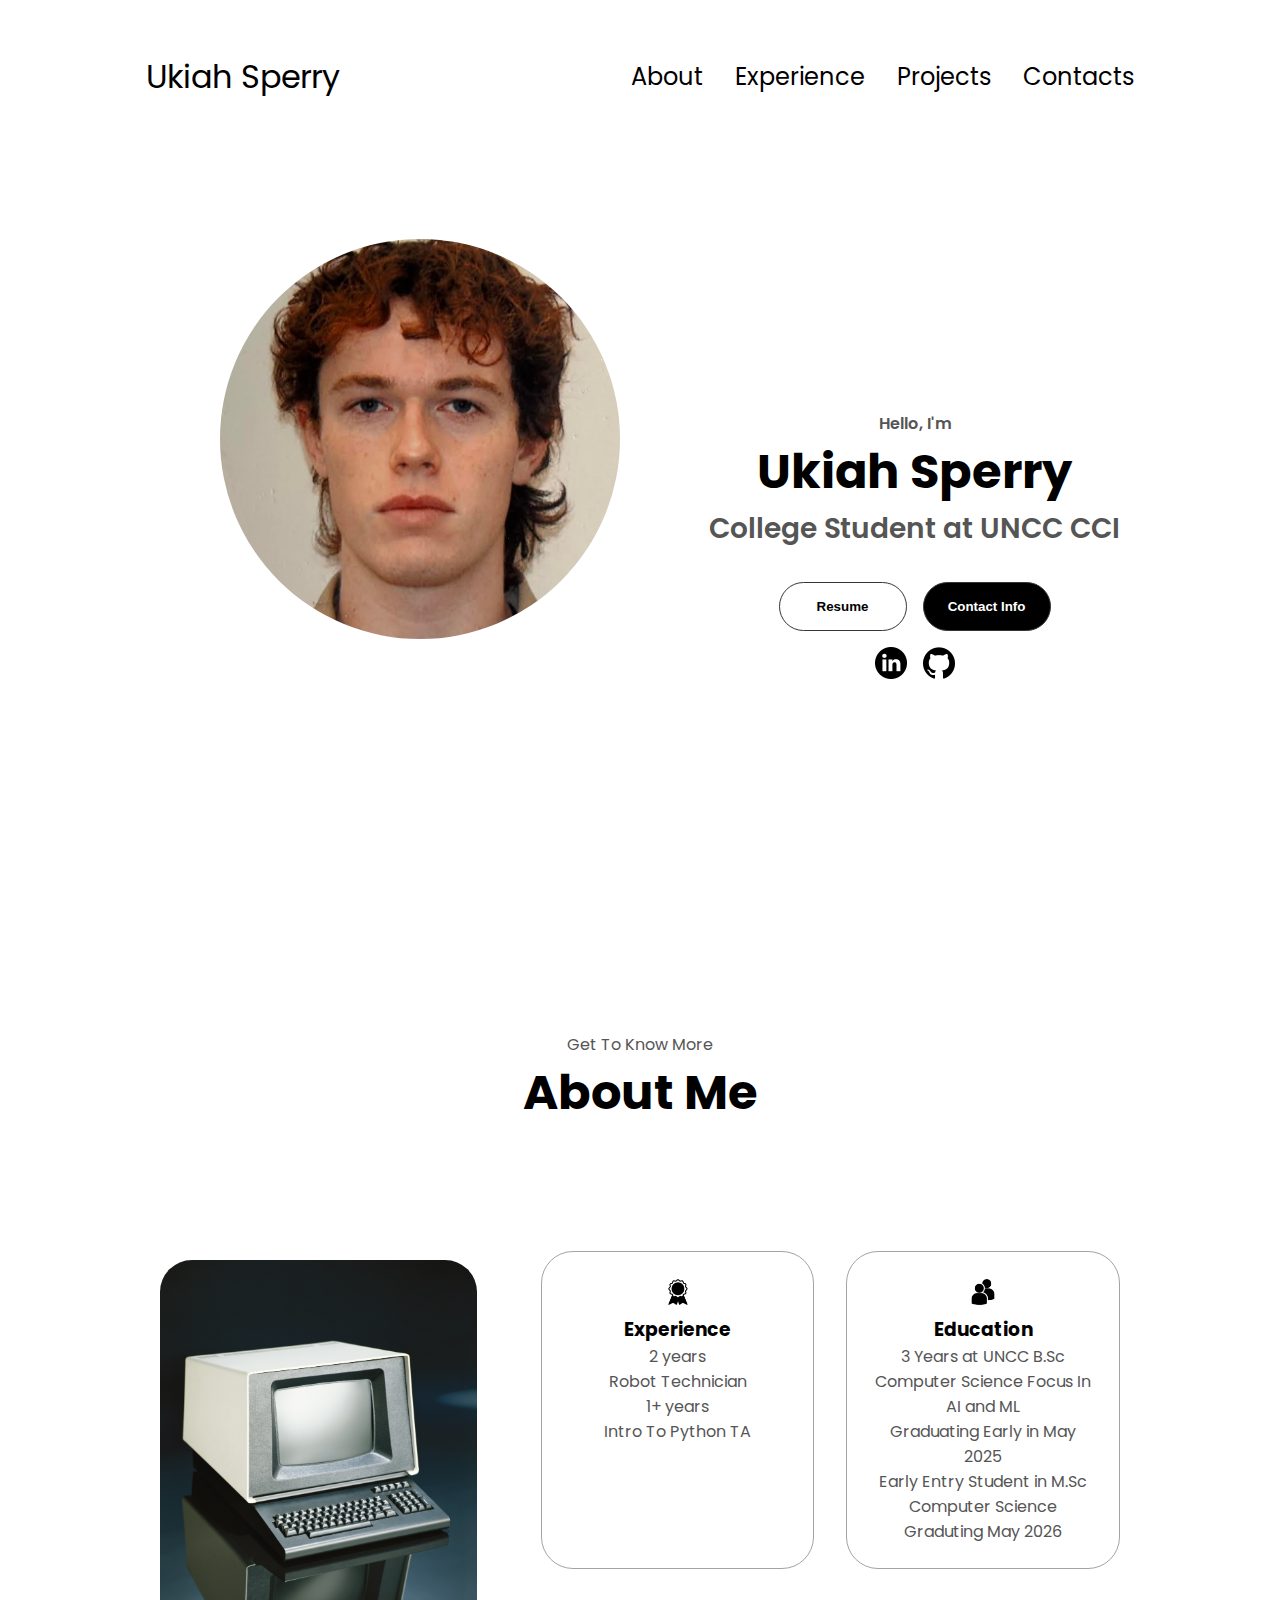
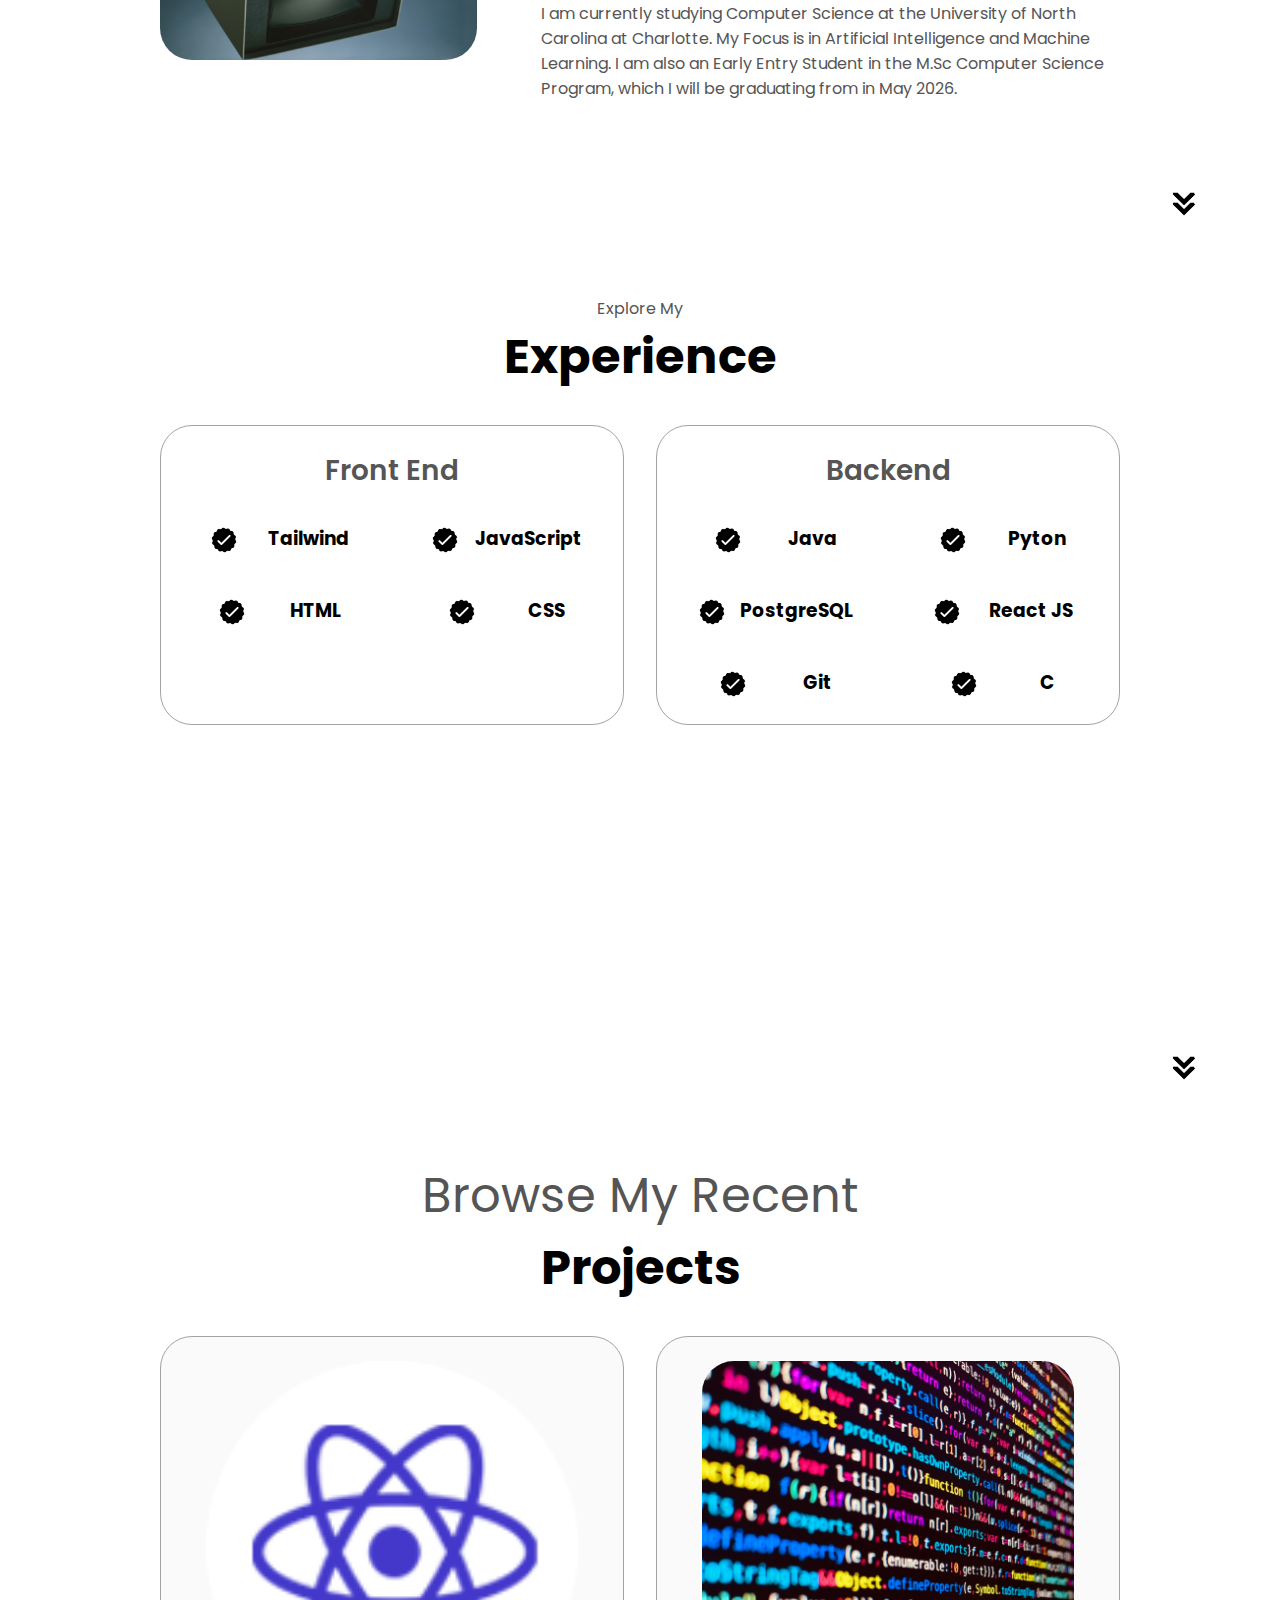
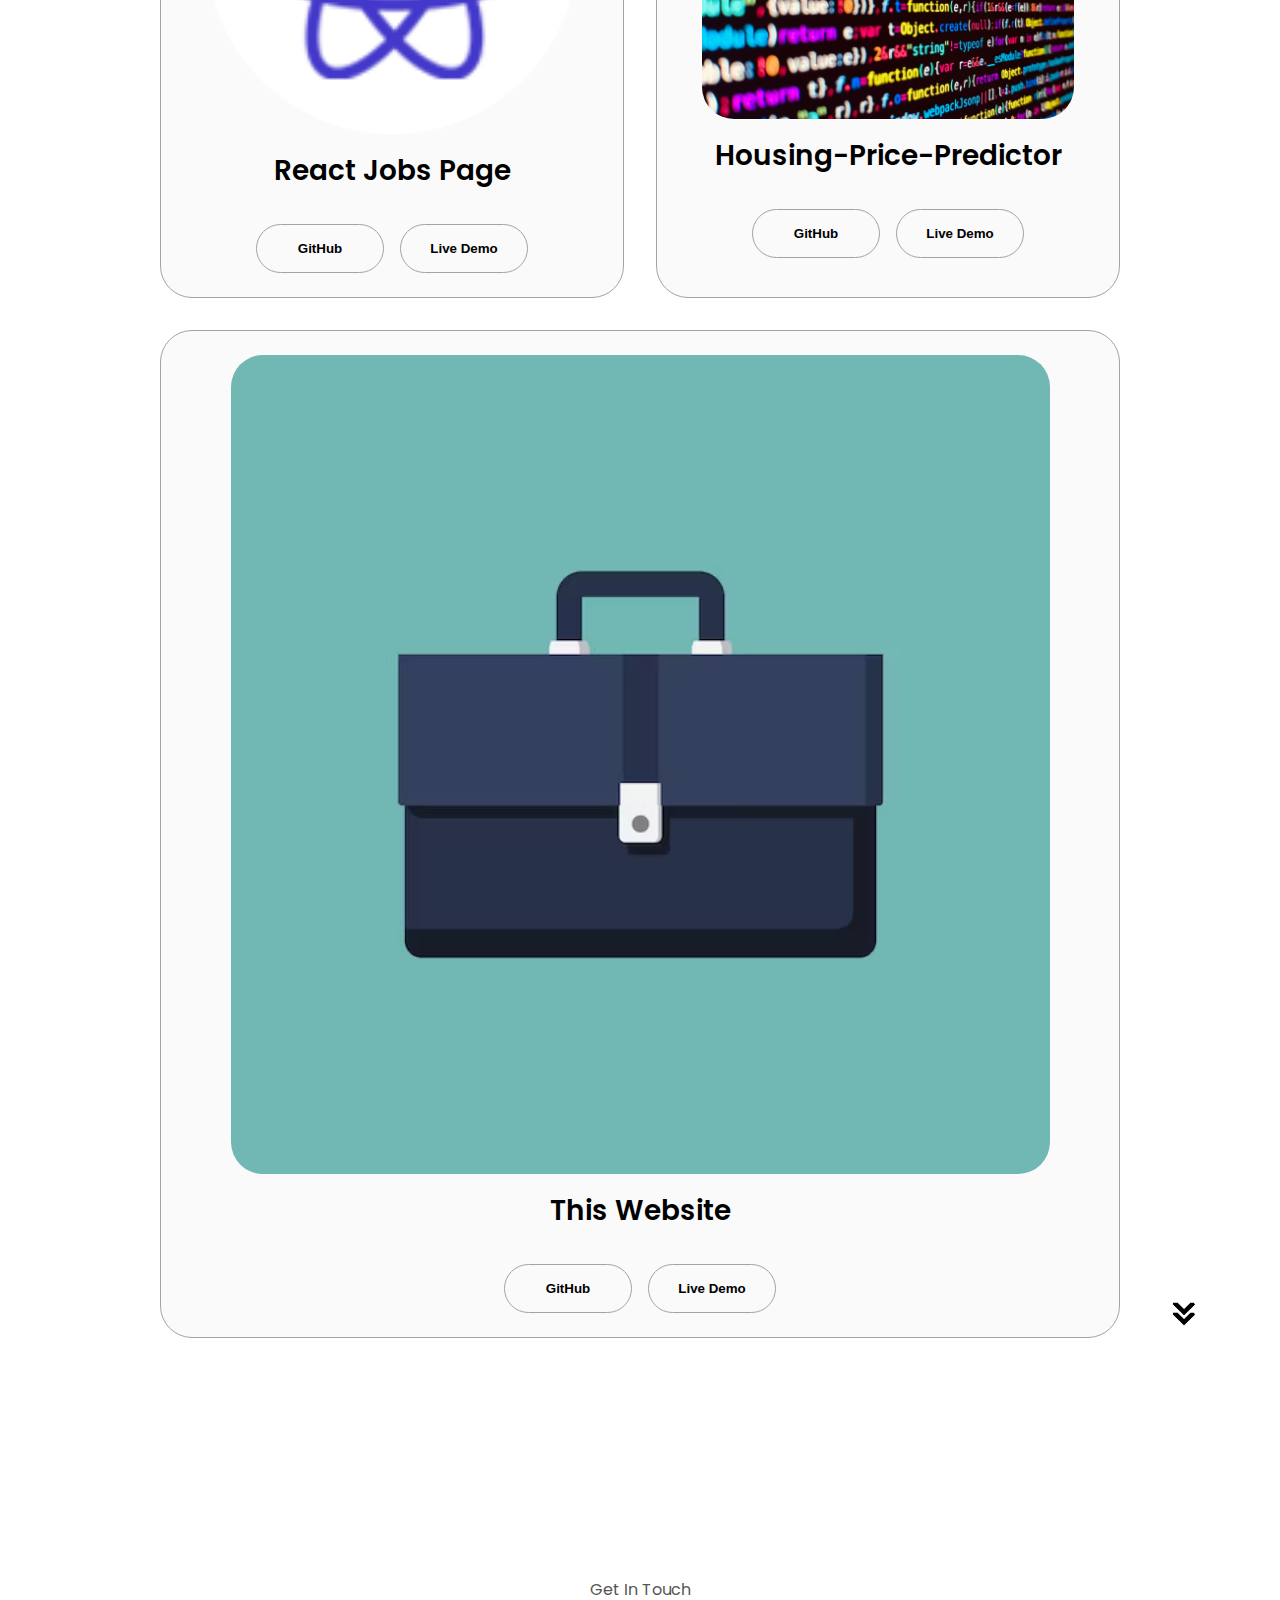
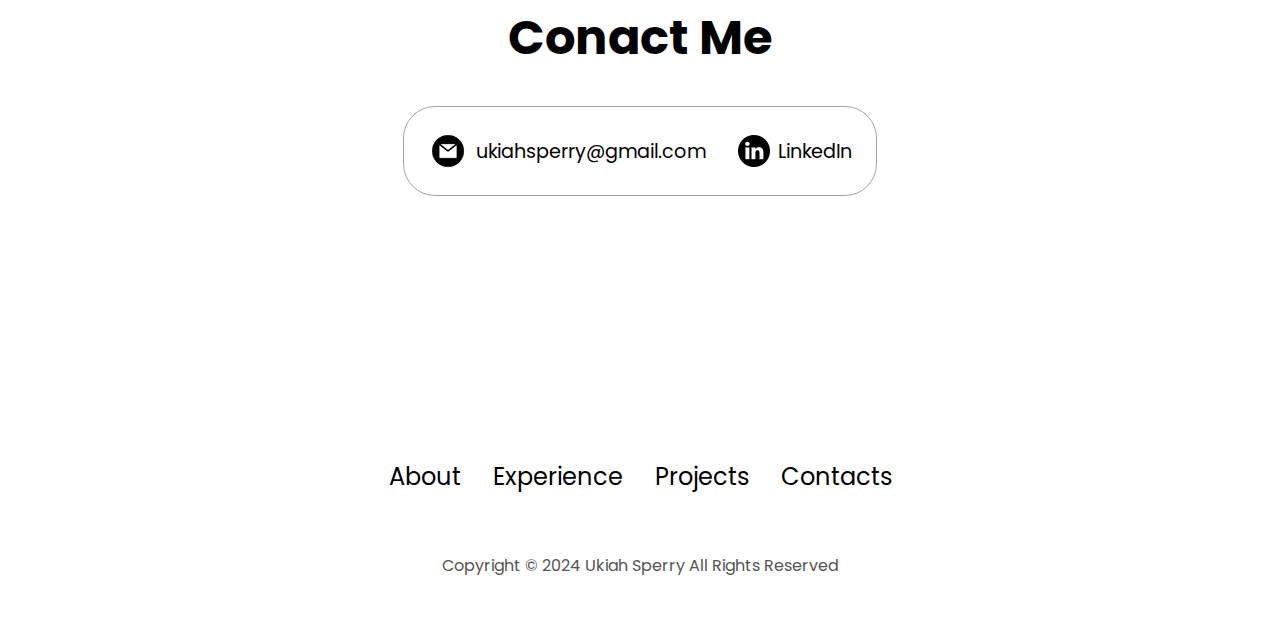
<file: index.html>
<!DOCTYPE html>
<html lang="en">
<head>
    <meta charset="UTF-8">
    <meta name="viewport" content="width=device-width, initial-scale=1.0">
    <title>My Portfolio</title>
    <link rel="stylesheet" href="style.css">
    <link rel="stylesheet" href="mediaqueries.css">
    <link rel="icon" href="./assets/browserIcon.png" type="image/png">
</head>
<body>
    <nav id="desktop-nav">
        <div class="logo">
            Ukiah Sperry
        </div>
        <div>
            <ul class="nav-links">
                <li>
                    <a href="#about">About</a>
                </li>
                <li>
                    <a href="#experience">Experience</a>
                </li>
                <li>
                    <a href="#projects">Projects</a>
                </li>
                <li>
                    <a href="#contact">Contacts</a>
                </li>
            </ul>
        </div>
    </nav>
    <nav id="hamburger-nav">
        <div class="logo">
            Ukiah Sperry
        </div>
        <div class="hamburger-menu">
            <div class="hamburger-icon" onclick="toggleMenu()">
                <span></span>
                <span></span>
                <span></span>
            </div>
            <div class="menu-links">
                <li>
                    <a href="#about" onclick="toggleMenu()">About</a>
                </li>
                <li>
                    <a href="#experience" onclick="toggleMenu()">Experience</a>
                </li>
                <li>
                    <a href="#projects" onclick="toggleMenu()">Projects</a>
                </li>
                <li>
                    <a href="#contacts" onclick="toggleMenu()">Contacts</a>
                </li>
            </div>
        </div>
    </nav>
    <section id="profile">
        <div class="section__pic-container, profile-pic">
            <img class="section__pic-container profile-pic" src="./assets/profile-pic.png" alt="Ukiah Sperry Profile Picture">
        </div>
        <div class="section__text">
            <p class="section__text__p1">
                Hello, I'm 
            </p>
            <h1 class="title">Ukiah Sperry</h1>
            <p class="section__text__p2">College Student at UNCC CCI</p>
            <div class="btn-container">
                <button class="btn btn-color-2" onclick="window.open('./assets/resume.pdf')">
                    Resume
                </button>
                <button class="btn btn-color-1" onclick="location.href='./#contact'">
                    Contact Info
                </button>
            </div>
            <div id="socials-container">
                <img src="./assets/linkedin.png" alt="My LinkedIn Profile" class="icon" 
                onclick="location.href='https://www.linkedin.com/in/ukiah-sperry'">
                <img src="./assets/github.png" alt="My Github Profile" class="icon" 
                onclick="location.href='https://github.com/ukiah-sperry'">
            </div>
        </div>
    </section>
    <section id="about">
        <p class="section__text__p1">Get To Know More</p>
        <h1 class="title">About Me</h1>
        <div class="section-container">
            <div class="section__pic-container">
                <img src="./assets/about-pic.png" alt="Profile Picture" class="about-pic">
            </div>
            <div class="about-details-container">
                <div class="about-containers">
                    <div class="details-container">
                        <img src="./assets/experience.png" alt="Experience Icon" class="icon">
                        <h3>Experience</h3>
                        <p>2 years<br> Robot Technician</p>
                        <p>1+ years<br> Intro To Python TA</p>
                    </div>
                    <div class="details-container">
                        <img src="./assets/education.png" alt="Experience Icon" class="icon">
                        <h3>Education</h3>
                        <p>3 Years at UNCC B.Sc Computer Science Focus In AI and ML <br>Graduating Early in May 2025 </p>
                        <p>Early Entry Student in M.Sc Computer Science<br>Graduting May 2026</p>
                    </div>
                </div>
                <div class="text-container">
                    <p>I am currently studying Computer Science at the University of North Carolina at Charlotte.
                        My Focus is in Artificial Intelligence and Machine Learning. 
                        I am also an Early Entry Student in the M.Sc Computer Science Program, which I will be graduating from in May 2026.
                    </p>
                    </p>
                </div>
            </div>
        </div>
        <img src="./assets/arrow.png" alt="Arrow icon" class="icon arrow" 
        onclick="location.href='./#experience'">
    </section>
    <section id="experience">
        <p class="section__text__p1">Explore My</p>
        <h1 class="title"> Experience</h1>
        <div class="experience-details-container">
            <div class="about-containers">
                <div class="details-container">
                    <h2 class="experience-sub-title">Front End</h2>
                    <div class="article-container">
                        <article>
                            <img src="./assets/checkmark.png" alt="Exp Icon" class="icon">
                            <div>
                                <h3>Tailwind</h3>
                            </div>
                        </article>
                        <article>
                            <img src="./assets/checkmark.png" alt="Exp Icon" class="icon">
                            <div>
                                <h3>JavaScript</h3>
                            </div>
                        </article>
                        <article>
                            <img src="./assets/checkmark.png" alt="Exp Icon" class="icon">
                            <div>
                                <h3>HTML</h3>
                            </div>
                        </article>
                        <article>
                            <img src="./assets/checkmark.png" alt="Exp Icon" class="icon">
                            <div>
                                <h3>CSS</h3>
                            </div>
                        </article>
                    </div>
                </div>
                <div class="details-container">
                    <h2 class="experience-sub-title">Backend</h2>
                    <div class="article-container">
                        <article>
                            <img src="./assets/checkmark.png" alt="Exp Icon" class="icon">
                            <div>
                                <h3>Java</h3>
                            </div>
                        </article>
                        <article>
                            <img src="./assets/checkmark.png" alt="Exp Icon" class="icon">
                            <div>
                                <h3>Pyton</h3>
                            </div>
                        </article>
                        <article>
                            <img src="./assets/checkmark.png" alt="Exp Icon" class="icon">
                            <div>
                                <h3>PostgreSQL</h3>
                            </div>
                        </article>
                        <article>
                            <img src="./assets/checkmark.png" alt="Exp Icon" class="icon">
                            <div>
                                <h3>React JS</h3>
                            </div>
                        </article>
                        <article>
                            <img src="./assets/checkmark.png" alt="Exp Icon" class="icon">
                            <div>
                                <h3>Git</h3>
                            </div>
                        </article>
                        <article>
                            <img src="./assets/checkmark.png" alt="Exp Icon" class="icon">
                            <div>
                                <h3>C</h3>
                            </div>
                        </article>
                    </div>
                </div>
            </div>
        </div>
        <img src="./assets/arrow.png" alt="Arrow icon" class="icon arrow" 
    onclick="location.href='./#projects'">
    </section>
    <section id="projects">
        <p class="title">Browse My Recent</p>
        <h1 class="title">Projects</h1>
        <div class="experience-details-container">
            <div class="about-containers">
            <div class="details-container color-container">
                <div class="article-container">
                    <img src="./assets/project-1.png" alt="Project 1" class="project-img">
                </div>
                <h2 class="experience-sub-title project-title">React Jobs Page</h2>
                <div class="btn-container">
                    <button class="btn btn-color-2 project-btn" onclick="location.href='https://github.com/ukiah-sperry/React-Practice-Jobs-/tree/master'">
                        GitHub
                    </button>
                    <button class="btn btn-color-2 project-btn" onclick="location.href='https://youtu.be/GxKVUUB26ow'">
                        Live Demo
                    </button>
                </div>
            </div>
            <div class="details-container color-container">
                <div class="article-container">
                    <img src="./assets/project-2.png" alt="Project 2" class="project-img">
                </div>
                <h2 class="experience-sub-title project-title">Housing-Price-Predictor</h2>
                <div class="btn-container">
                    <button class="btn btn-color-2 project-btn" onclick="location.href='https://github.com/ukiah-sperry/Housing-Price-Predictor.git'">
                        GitHub
                    </button>
                    <button class="btn btn-color-2 project-btn" onclick="location.href='https://youtu.be/vKlyh8WCpaw'">
                        Live Demo
                    </button>
                </div>
            </div>
            <div class="details-container color-container">
                <div class="article-container">
                    <img src="./assets/project3.png" alt="Project 3" class="project-img">
                </div>
                <h2 class="experience-sub-title project-title">This Website</h2>
                <div class="btn-container">
                    <button class="btn btn-color-2 project-btn" onclick="location.href='https://github.com/ukiah-sperry/html-css-js-Personal-Portfolio'">
                        GitHub
                    </button>
                    <button class="btn btn-color-2 project-btn" onclick="location.href='./#profile'">
                        Live Demo
                    </button>
                </div>
            </div>
            </div>
        </div>
        <img src="./assets/arrow.png" alt="Arrow icon" class="icon arrow" 
    onclick="location.href='./#contact'">
    </section>
    <section id="contact">
        <p class="section__text__p1">Get In Touch</p>
        <h1 class="title">Conact Me</h1>
        <div class="contact-info-upper-container">
            <div class="contact-info-container">
                <img src="./assets/email.png" alt="Email Icon" class="icon contact-icon email-icon">
                <p> <a href="mailto:ukiahsperry@gmail.com">
                    ukiahsperry@gmail.com
                </a></p>
            </div>
            <div class="contact-info-container">
                <img src="./assets/linkedin.png" alt="LinkedIn Icon" class="icon contact-icon">
                <p> <a href="https://www.linkedin.com/in/ukiah-sperry">
                    LinkedIn
                </a></p>
            </div>
        </div>
    </section>
    <footer>
        <nav>
            <div class="nav-links-container">
                <ul class="nav-links">
                    <li>
                        <a href="#about">About</a>
                    </li>
                    <li>
                        <a href="#experience">Experience</a>
                    </li>
                    <li>
                        <a href="#projects">Projects</a>
                    </li>
                    <li>
                        <a href="#contacts">Contacts</a>
                    </li>
                </ul>
            </div>
        </nav>
        <p>Copyright &#169; 2024 Ukiah Sperry All Rights Reserved</p>
    </footer>
    <script src="script.js"></script>
</body>
</html>
</file>
<file: style.css>
/* Gen Styling */

@import url('https://fonts.googleapis.com/css2?family=Poppins:ital,wght@300;400;500;600&display=swap');


* {
    margin: 0;
    padding: 0;
}

body {
    font-family: 'Poppins', sans-serif;
}

html{
    scroll-behavior: smooth;
}

p {
    color: rgb(85, 85, 85);
}

/* TRANSITION */

a, .btn {
    transition: all 0.3s ease;
}

/* DESKTOP NAV */

nav, .nav-links {
    display: flex;
}

nav{
    justify-content: space-around;
    align-items: center;
    height: 17vh;
}

.nav-links {
    gap: 2rem;
    list-style: none;
    font-size: 1.5rem;
}

a{
    color: black;
    text-decoration: none;
    text-decoration-color: white;
}

a:hover{
    color: grey;
    text-decoration: underline;
    text-underline-offset: .4rem;
    text-decoration-color: rgb(181, 181, 181) ;
}

.logo {
    font-size: 2rem;
}

.logo:hover{
    cursor: default;
}

/* HAMBURGER */

#hamburger-nav {
    display: none;
}

.hamburger-menu {
    position: relative;
    display: inline-block;

}

.hamburger-icon{
    display: flex;
    flex-direction: column;
    justify-content: space-between;
    height: 24px;
    width: 30px;
    cursor: pointer;
}

.hamburger-icon span {
    width: 100%;
    height: 2px;
    background-color: black;
    transition: all 0.3s ease-in-out;
}

.menu-links {
    position: absolute;
    top: 100%;
    right: 0%;
    background-color: white;
    width: fit-content;
    max-height: 0;
    overflow: hidden;
    transition: all 0.3s ease-in-out;
}

.menu-links a{
    display: block;
    padding: 10px;
    text-align: center;
    color: black;
    font-size: 1.5rem;
    text-decoration: none;
    transition: all 0.3s ease-in-out;
}

.menu-links li{
    list-style: none;

}

.menu-links.open {
    max-height: 300px;
}

.hamburger-icon.open span:first-child{
    transform: rotate(45deg) translate(10px, 5px);
}
.hamburger-icon.open span:nth-child(2){
    opacity: 0;
}
.hamburger-icon.open span:last-child{
    transform: rotate(-45deg) translate(10px, -5px);
}

.hamburger-icon span:first-child{
    transform: none;
}
.hamburger-icon span:first-child{
    opacity: 1;
}
.hamburger-icon span:first-child{
    transform: none;
}

/* Sections */

section {
    padding-top: 4vh;
    height: 96vh;
    margin: 0 10rem;
    box-sizing: border-box;
    min-height: fit-content;
}

.section-container{
    display: flex;
}

/* PROFILE SECTION */

#profile {
    display: flex;
    justify-content: center;
    gap: 5rem;
    height: 8-vh;
}

.section__pic-container {
    width: 400px;
    display: flex;
    height: 400px;
    margin: auto 0;
}

.profile-pic {
    width: 350px;            /* Set the desired width */
    height: 350px;           /* Ensure the height matches the width for a perfect circle */
    border-radius: 50%;      /* Makes the image circular */
    object-fit: cover;       /* Ensures the image is proportionally scaled */
    object-position: center;    /* Adjusts the position to include more of the top of the picture */
    display: block;          /* Prevents any inline spacing issues */
    margin: 50px auto 0 auto;
}

.section__text{
    align-self: center;
    text-align: center;
}

.section__text p{
    font-weight: 600;
}

.section__text__p1{
    text-align: center;
}

.section__text__p2{
    font-size: 1.75rem;
    margin-bottom: 1rem;
}

.title {
    font-size: 3rem;
    text-align: center;
}

#socials-container{
    display: flex;
    justify-content: center;
    gap: 1rem;
    margin-top: 1rem;
}

/* ICON */

.icon{
    cursor: pointer;
    height: 2rem;
}

/* BUTTONS */

.btn-container{
    display: flex;
    justify-content: center;
    gap: 1rem;
    margin-top: 2rem;
}

.btn{
    font-weight: 600;
    transition: all 0.3s ease;
    padding: 1rem;
    width: 8rem;
    border-radius: 2rem;

}

.btn-color-1, .btn-color-2{
    border: rgb(53, 53, 53) .1rem solid;
}

.btn-color-1:hover, .btn-color-2:hover{
    cursor: pointer;
}

.btn-color-1, .btn-color-2:hover{
    background: rgb(53, 53, 53);
    color: white;
}

.btn-color-1{
    background: rgb(0, 0, 0);
}

.btn-color-2{
    background: none;
}

.btn-color-2:hover{
    border: rgb(255, 255, 255) .1rem solid;
}

.btn-container{
    gap: 1rem;
}

/* ABOUT */

#about {
    position: relative;
}

.about-containers{
    gap: 2rem;
    margin-bottom: 2rem;
    margin-top: 2rem;
}

.about-details-container{
    justify-content: center;
    flex-direction: column;
}

.about-details-container,
.about-containers{
    display: flex;
}

.about-pic{
    border-radius: 2rem;
}

.arrow{
    position: absolute;
    right: -5rem;
    bottom: 2.5rem;
}

.details-container{
    padding: 1.5rem;
    flex: 1;
    border-radius: 2rem;
    background: white;
    border: rgb(53, 53,53) .1rem solid;
    border-color: rgb(163, 163, 163);
    text-align: center;
}

.section-container{
    gap: 4rem;
    height: 80%;
}

.section__pic-container{
    height: 400px;
    width: 400px;
    margin: auto;
}

/* EXPERIENCE SECTION */

#experience {
    position: relative;
}

.experience-sub-title{
    color: rgb(85, 85, 85);
    font-weight: 600;
    font-size: 1.74rem;
    margin-bottom: 2rem;
}

.experience-details-container{
    display: flex;
    flex-direction: column;
    justify-content: center;
}

.article-container{
    display: flex;
    text-align: initial;
    flex-wrap: wrap;
    flex-direction: row;
    gap: 2.5rem;
    justify-content: space-around;
}

article{
    display: flex;
    width: 10rem;
    justify-content: space-around;
    gap: 0.5rem;
}

article .icon{
    cursor: default;
}

/* PROJECTS SECTION */

#projects {
    position: relative;
}

.color-container{
    border-color: rgb(163, 163, 163);
    background: rgb(250, 250, 250 );
}

.project-img{
    border-radius: 2rem;
    width: 90%;
    height: 90%;
}

.project-title{
    margin: 1rem;
    color: black;
}

.project-btn{
    color: black;
    border-color: rgb(163, 163, 163);
}

/* CONTACT */

#contact {
    display: flex;
    justify-content: center;
    flex-direction: column;
    height: 70vh;
}

.contact-info-upper-container{
    display: flex;
    justify-content: center;
    border-radius: 2rem;
    border: rgb(53, 53, 53) 0.1rem solid;
    border-color: rgb(163, 163, 163);
    background: (250, 250, 250);
    margin: 2rem auto;
    padding: 0.5rem;
}

.contact-info-container{
    display: flex;
    align-items: center;
    justify-content: center;
    gap: 0.5rem;
    margin: 1rem;
}

.contact-info-container p{
    font-size: larger;
}

.contact-icon{
    cursor: default;
}

.email-icon{
    height: 2.5rem;
}

/* FOOTER SECTION*/

footer{
    height: 26vh;
    margin: 0 1rem;
}

footer p{
    text-align: center;
}
</file>
<file: mediaqueries.css>
@media screen and (max-width: 1400px) {
    #profile{
        height: 83vh;
        margin-bottom: 6rem;
    }

    .about-containers{
        flex-wrap: wrap;

    }
}

@media screen and (max-width: 1200px) {
    #desktop-nav {
        display: none;
    }
    #hamburger-nav {
        display: flex;
    }

    #experience, #experience-details-container{
        margin-top: 2rem;
    }
    #profile, .section-container{
        display: block;
    }

    .arrow{
        display: none;
    }
    section, .section-container{
        height: fit-content;
    }
    section{
        margin: 0 5%;
    }
    .section__pic__container{
        width: 75px;
        height: 75px;
        margin: 0 auto 2rem;
    }
    .about-containers{
        margin-top: 0;
    }
}

@media screen and (max-width: 600px) {
    #contact, footer{
        height: 40vh;
    }
    #profile{
        height: 83vh;
        margin-bottom: 0;
    }

    article{
        font-size: 1rem;
    }

    footer nav{
        height: fit-content;
        margin-bottom: 2rem;
    }

    .about-containers, .contact-info-upper-container, .btn-container{
        flex-wrap: wrap;
    }

    .contact-info-container{
        margin: 0;
    }

    .contact-info-container p, .nav-links li a{
        font-size: 1rem;
    }

    .experience-sub-title{
        font-size: 1.25rem;
    }

    .logo{
        font-size: 1.5rem;
    }

    .nav-links{
        flex-direction: column;
        gap: .5rem;
        text-align: center;
    }

    .section__pic__container{
        width: auto;
        height: 46vw;
        justify-content: center;
    }

    .section__text__p2{
        font-size: 1.25rem;
    }

    .title{
        font-size: 2rem;
    }

    .text-container{
        text-align: justify;
    }


}
</file>
